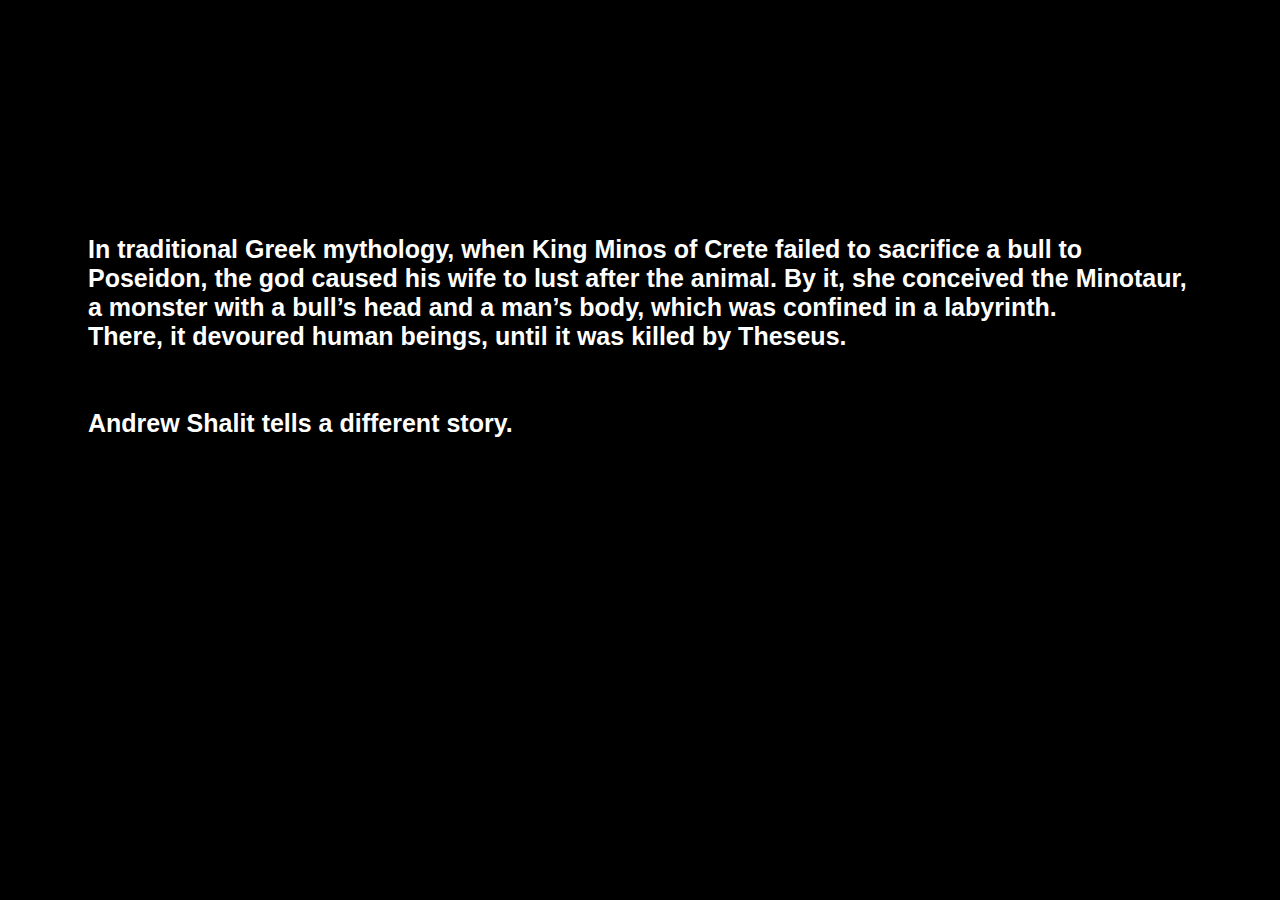
<file: index.html>
<!DOCTYPE html>
<html>
<head>
	<title>The Minotaur</title>
	 <link rel="stylesheet" href="style.css">
	 <meta name="viewport" content="width=device-width, initial-scale=1.0">
</head>
<body>
<div class="text">
	<h1>In traditional Greek mythology, when King Minos of Crete failed to sacrifice a bull to <br>Poseidon, the god caused his wife to lust after the animal. By it, she conceived the Minotaur, <br>a monster with a bull’s head and a man’s body, which was confined in a labyrinth. <br>There, it devoured human beings, until it was killed by Theseus.
	<br>
	<br>
	<br>
	Andrew Shalit tells a different story.</h1>
</div>
<a href="entries/entry1/index.html">
	<div class="link">
		<h2> Enter the labrynth</h2>
	</div>
</a>
 <center>
</body>
</html>
</file>
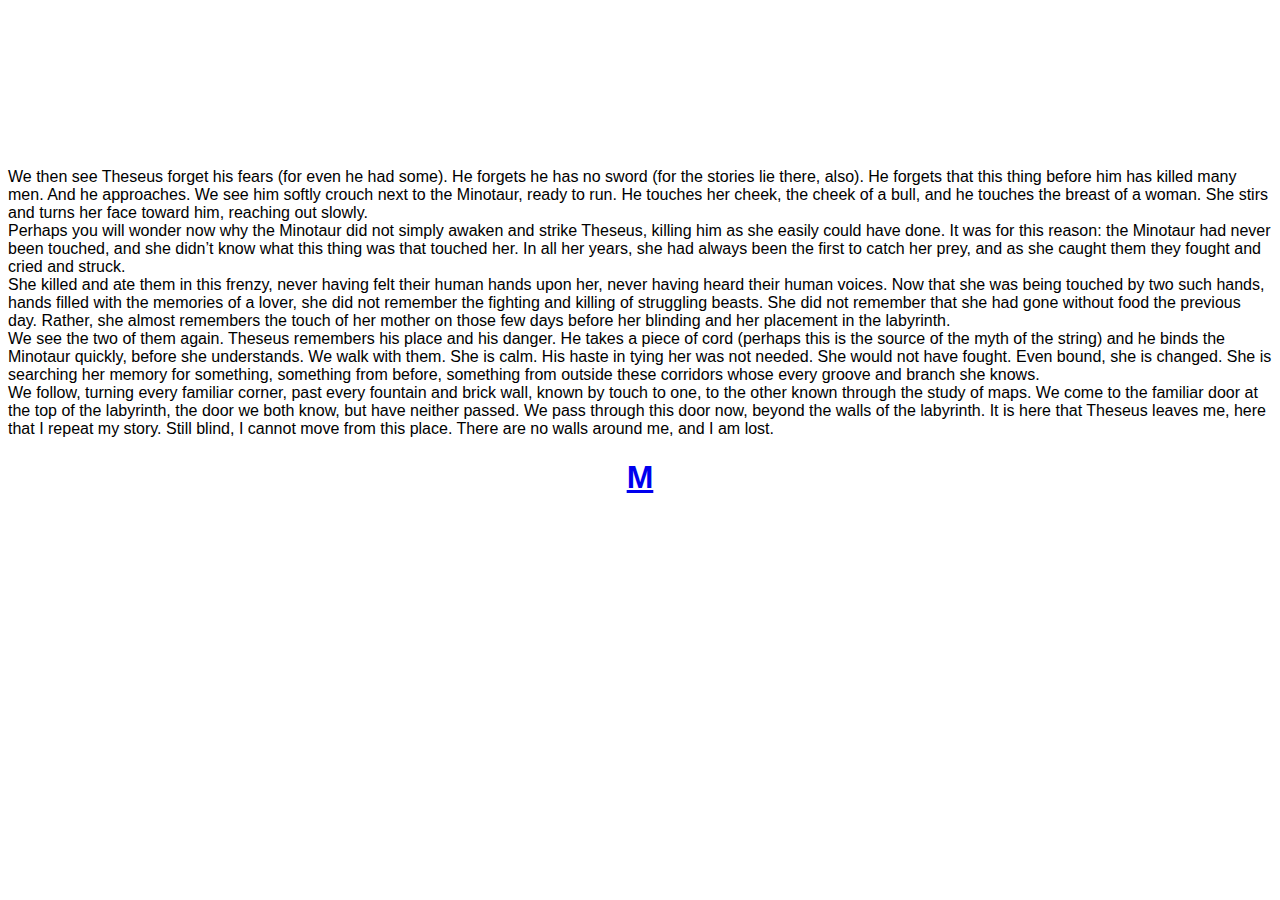
<file: entries/entry 5/index.html>
<!DOCTYPE html>
<html>
<head>
<title>The Minotaur</title>
</head>
<body style="font-family: 'Helvetica', sans-serif;">
<br>
<br>
<br>
<br>
<br>
<br>
<br>
<br>
<div>
	<p>
We then see Theseus forget his fears (for even he had some). He forgets he has no sword (for the stories lie there, also). He forgets that this thing before him has killed many men. And he approaches. We see him softly crouch next to the Minotaur, ready to run. He touches her cheek, the cheek of a bull, and he touches the breast of a woman. She stirs and turns her face toward him, reaching out slowly.

<br>
Perhaps you will wonder now why the Minotaur did not simply awaken and strike Theseus, killing him as she easily could have done. It was for this reason: the Minotaur had never been touched, and she didn’t know what this thing was that touched her. In all her years, she had always been the first to catch her prey, and as she caught them they fought and cried and struck. 

<br>
She killed and ate them in this frenzy, never having felt their human hands upon her, never having heard their human voices. Now that she was being touched by two such hands, hands filled with the memories of a lover, she did not remember the fighting and killing of struggling beasts. She did not remember that she had gone without food the previous day. Rather, she almost remembers the touch of her mother on those few days before her blinding and her placement in the labyrinth.
<br>
We see the two of them again. Theseus remembers his place and his danger. He takes a piece of cord (perhaps this is the source of the myth of the string) and he binds the Minotaur quickly, before she understands. We walk with them. She is calm. His haste in tying her was not needed. She would not have fought. Even bound, she is changed. She is searching her memory for something, something from before, something from outside these corridors whose every groove and branch she knows. 
<br>
We follow, turning every familiar corner, past every fountain and brick wall, known by touch to one, to the other known through the study of maps. We come to the familiar door at the top of the labyrinth, the door we both know, but have neither passed.
We pass through this door now, beyond the walls of the labyrinth. It is here that Theseus leaves me, here that I repeat my story. Still blind, I cannot move from this place. There are no walls around me, and I am lost.
</p>
</div>
 <center>
<a href="../../index.html">
<div>
	<h1><strong style="font-weight: bold;">M</strong></h1>
</div>
</a>
 <center>
 </body>
</html>
</file>
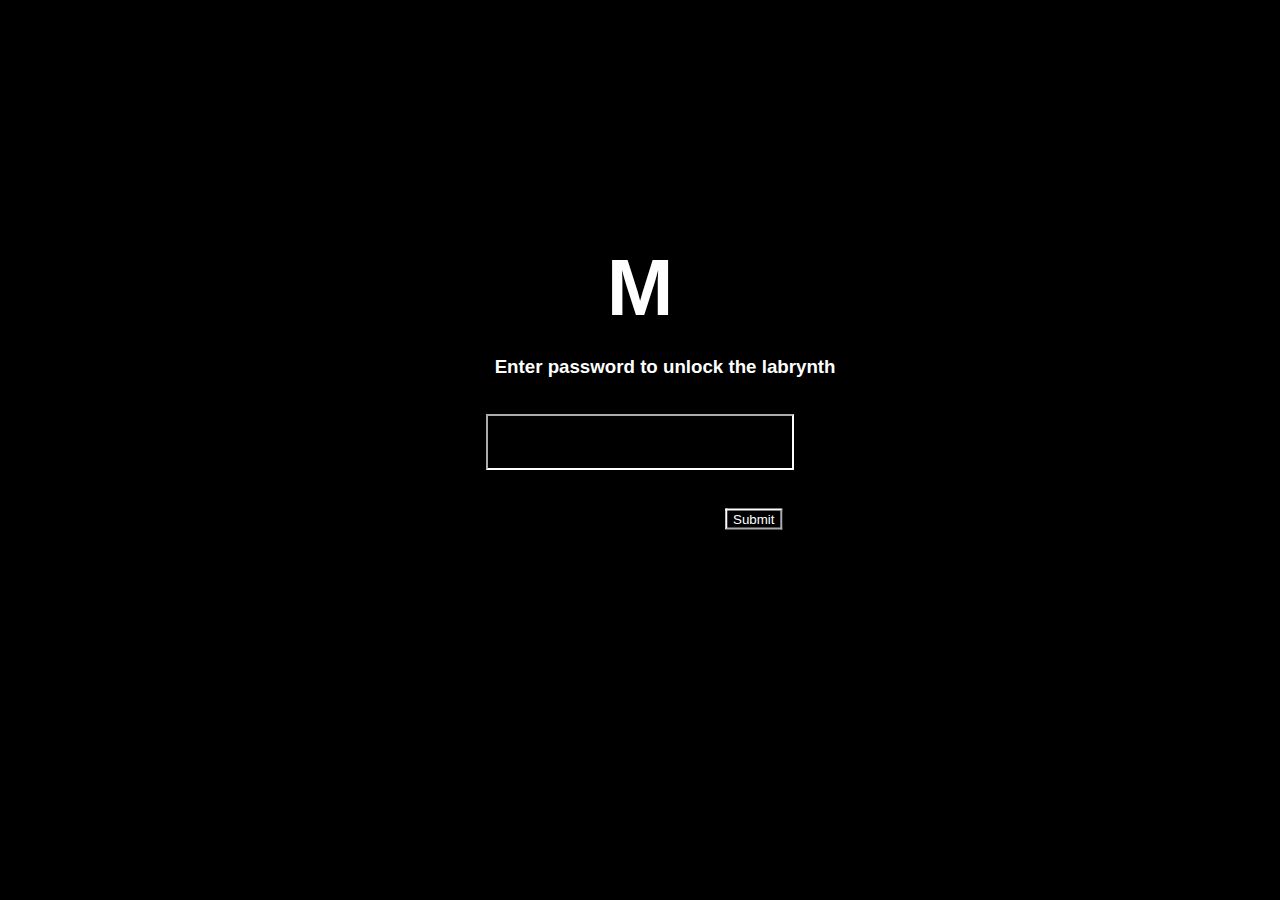
<file: entries/entry1/index.html>
<!DOCTYPE html>
<html>
<head>
<title>The Minotaur</title>
<link rel="stylesheet" href="style.css">
<script src="script.js"></script>
</head>
<body>
<div class="content">
<span class="M">
	<h1>M</h1>
</span>
<!-- The code to the labrynth is "theminotaur"-->
<div id="passwordForm">
  <h3>Enter password to unlock the labrynth</h3>
  <input type="password" id="passwordInput">
  <button onclick="checkPassword()">Submit</button>
</div>
</div>
 </body>
</html>
</file>
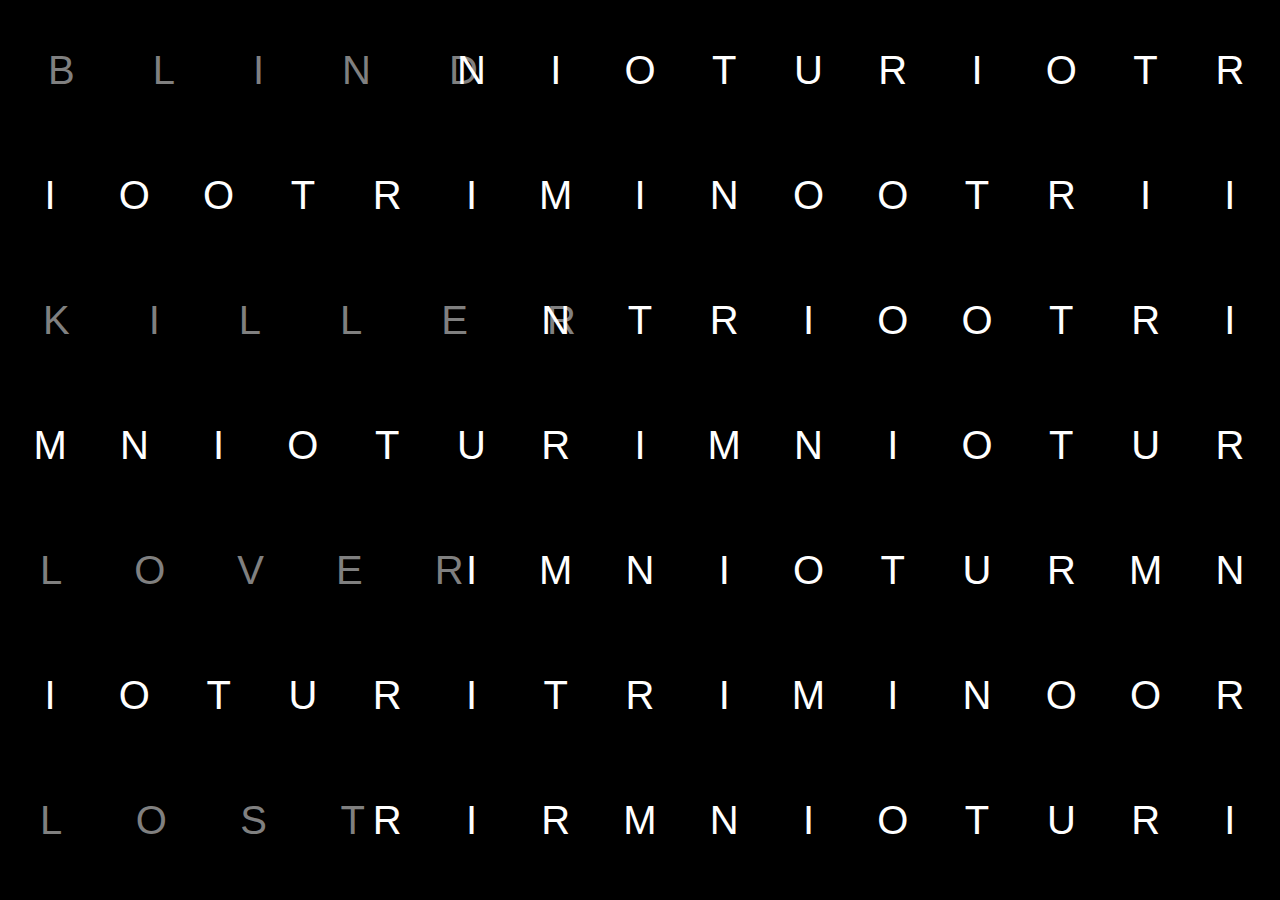
<file: entries/entry2/index.html>
<!DOCTYPE html>
<html>
<head>
<title>The Monster</title>
<link rel="stylesheet" type="text/css" href="style.css">
</head>
<body>

<div class="grid">

<div class="first">
	<a href="../entry3/index.html">

<p> 
	BLIND
</p>
</a>
</div>

<div class="l">
<p> 
	N
</p>
</div>

<div class="l">
<p> 
	I
</p>
</div>

<div class="l">
<p> 
	O
</p>	
</div>

<div class="l">
<p> 
	T
</p>	
</div>

<div class="l">
<p> 
	U
</p>
</div>

<div class="l">
<p> 
	R
</p>
</div>

<div class="l">
<p> 
	I
</p>
</div>

<div class="l">
<p> 
	O
</p>
</div>

<div class="l">
<p> 
	T
</p>
</div>

<div class="l">
<p> 
	R
</p>
</div>

<div class="l">
<p> 
	I
</p>
</div>

<div class="l">
<p> 
	O
</p>
</div>

<div class="l">
<p> 
	O
</p>
</div>

<div class="l">
<p> 
	T
</p>
</div>

<div class="l">
<p> 
	R
</p>
</div>

<div class="l">
<p> 
	I
</p>
</div>
<div class="l">
<p> 
	M
</p>
</div>

<div class="l">
<p> 
	I
</p>
</div>
<div class="l">
<p> 
	N
</p>
</div>

<div class="l">
<p> 
	O
</p>
</div>

<div class="l">
<p> 
	O
</p>
</div>
<div class="l">
<p> 
	T
</p>
</div>

<div class="l">
<p> 
	R
</p>
</div>
<div class="second">
	<a href="../entry4/index.html">

	<p>
		KILLER
	</p>
</a>
</div>
<div class="l">
<p> 
	I
</p>
</div>
<div class="l">
<p> 
	I
</p>
</div>
<div class="l">
<p> 
	N
</p>
</div>
<div class="l">
<p> 
	T
</p>
</div>

<div class="l">
<p> 
	R
</p>
</div>

<div class="l">
<p> 
	I
</p>
</div>

<div class="l">
<p> 
	O
</p>
</div>

<div class="l">
<p> 
	O
</p>
</div>
<div class="l">
<p> 
	T
</p>
</div>

<div class="l">
<p> 
	R
</p>
</div>

<div class="l">
<p> 
	I
</p>
</div>
<div class="l">
<p> 
	M
</p>
</div>
<div class="third">
	<a href="../entry5/index.html">
	<p>
		LOVER
	</p>
</a>
</div>

<div class="l">
<p> 
	N
</p>
</div>

<div class="l">
<p> 
	I
</p>
</div>

<div class="l">
<p> 
	O
</p>	
</div>

<div class="l">
<p> 
	T
</p>	
</div>

<div class="l">
<p> 
	U
</p>
</div>

<div class="l">
<p> 
	R
</p>
</div>

<div class="l">
<p> 
	I
</p>
</div>
<div class="l">
<p> 
	M
</p>
</div>

<div class="l">
<p> 
	N
</p>
</div>

<div class="l">
<p> 
	I
</p>
</div>

<div class="l">
<p> 
	O
</p>	
</div>

<div class="l">
<p> 
	T
</p>	
</div>

<div class="l">
<p> 
	U
</p>
</div>

<div class="l">
<p> 
	R
</p>
</div>

<div class="l">
<p> 
	I
</p>
</div>
<div class="l">
<p> 
	M
</p>
</div>

<div class="l">
<p> 
	N
</p>
</div>

<div class="l">
<p> 
	I
</p>
</div>

<div class="l">
<p> 
	O
</p>	
</div>

<div class="l">
<p> 
	T
</p>	
</div>

<div class="l">
<p> 
	U
</p>
</div>

<div class="l">
<p> 
	R
</p>
</div>
<div class="l">
<p> 
	M
</p>
</div>

<div class="l">
<p> 
	N
</p>
</div>

<div class="l">
<p> 
	I
</p>
</div>

<div class="l">
<p> 
	O
</p>	
</div>

<div class="l">
<p> 
	T
</p>	
</div>

<div class="l">
<p> 
	U
</p>
</div>

<div class="l">
<p> 
	R
</p>
</div>

<div class="l">
<p> 
	I
</p>
</div>
<div class="l">
<p> 
	T
</p>
</div>

<div class="l">
<p> 
	R
</p>
</div>

<div class="l">
<p> 
	I
</p>
</div>
<div class="l">
<p> 
	M
</p>
</div>
<div class="l">
<p> 
	I
</p>
</div>

<div class="l">
<p> 
	N
</p>
</div>
<div class="l">
<p> 
	O
</p>
</div>
<div class="last">
	<a href="../entry6/index.html">
	<p>
		LOST
	</p>
</a>
</div>
<div class="l">
<p> 
	O
</p>
</div>
<div class="l">
<p> 
	R
</p>
</div>
<div class="l">
<p> 
	R
</p>
</div>

<div class="l">
<p> 
	I
</p>
</div>
<div class="l">
<p> 
	R
</p>
</div>
<div class="l">
<p> 
	M
</p>
</div>

<div class="l">
<p> 
	N
</p>
</div>

<div class="l">
<p> 
	I
</p>
</div>

<div class="l">
<p> 
	O
</p>	
</div>

<div class="l">
<p> 
	T
</p>	
</div>

<div class="l">
<p> 
	U
</p>
</div>

<div class="l">
<p> 
	R
</p>
</div>

<div class="l">
<p> 
	I
</p>
</div>

</div>

 

 </body>
</html>
</file>
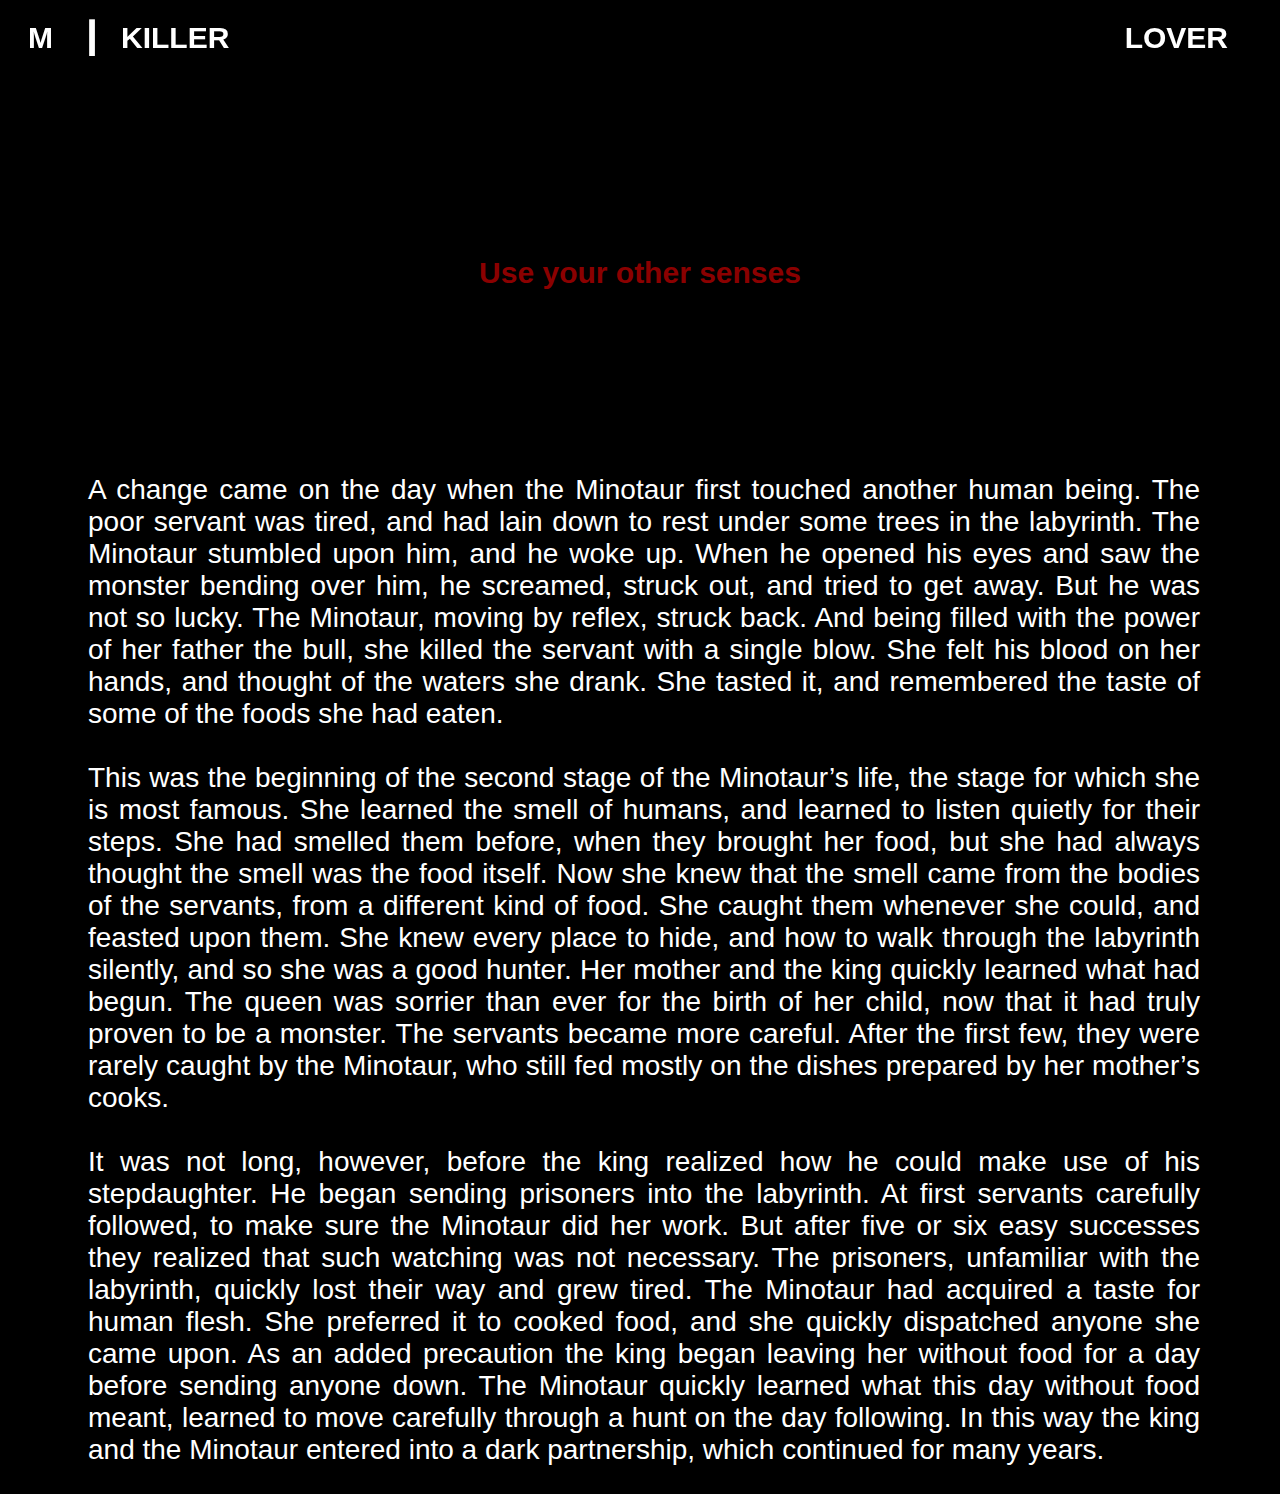
<file: entries/entry4/index.html>
<!DOCTYPE html>
<html>
<head>
<title>The Minotaur</title>
<link rel="stylesheet" type="text/css" href="styles.css">
<script src="script.js"></script>
</head>
<body>
<header class="head">
<a href="../entry2/index.html">
<h1 class="m">M</h1>
</a>
<br>
<br>
<h1>┃</h1>
<br>
<br>
<h1>KILLER</h1>
<br>
<br>
<a href="../entry5/index.html" class="lover">
<h1>LOVER</h1>
</a>
</header>
<br>
<div class="audio">
  <h2 id="textToClick">Use your other senses</h2>
    <audio id="audio" src="footsteps.mp3" loop></audio>
    </div>
    <br>
    <br>
    <br>
    <br>
    <br>
    <br>
    <br>
<div class="text">
	<p>
A change came on the day when the Minotaur first touched another human being. The poor servant was tired, and had lain down to rest under some trees in the labyrinth. The Minotaur stumbled upon him, and he woke up. When he opened his eyes and saw the monster bending over him, he screamed, struck out, and tried to get away. But he was not so lucky. The Minotaur, moving by reflex, struck back. And being filled with the power of her father the bull, she killed the servant with a single blow. She felt his blood on her hands, and thought of the waters she drank. She tasted it, and remembered the taste of some of the foods she had eaten.
<br>
<br>
This was the beginning of the second stage of the Minotaur’s life, the stage for which she is most famous. She learned the smell of humans, and learned to listen quietly for their steps. She had smelled them before, when they brought her food, but she had always thought the smell was the food itself. Now she knew that the smell came from the bodies of the servants, from a different kind of food. She caught them whenever she could, and feasted upon them. She knew every place to hide, and how to walk through the labyrinth silently, and so she was a good hunter.
Her mother and the king quickly learned what had begun. The queen was sorrier than ever for the birth of her child, now that it had truly proven to be a monster. The servants became more careful. After the first few, they were rarely caught by the Minotaur, who still fed mostly on the dishes prepared by her mother’s cooks.
<br>
<br>
It was not long, however, before the king realized how he could make use of his stepdaughter. He began sending prisoners into the labyrinth. At first servants carefully followed, to make sure the Minotaur did her work. But after five or six easy successes they realized that such watching was not necessary. The prisoners, unfamiliar with the labyrinth, quickly lost their way and grew tired. The Minotaur had acquired a taste for human flesh. She preferred it to cooked food, and she quickly dispatched anyone she came upon. As an added precaution the king began leaving her without food for a day before sending anyone down. The Minotaur quickly learned what this day without food meant, learned to move carefully through a hunt on the day following. In this way the king and the Minotaur entered into a dark partnership, which continued for many years.

</p>


 </body>
</html>
</file>
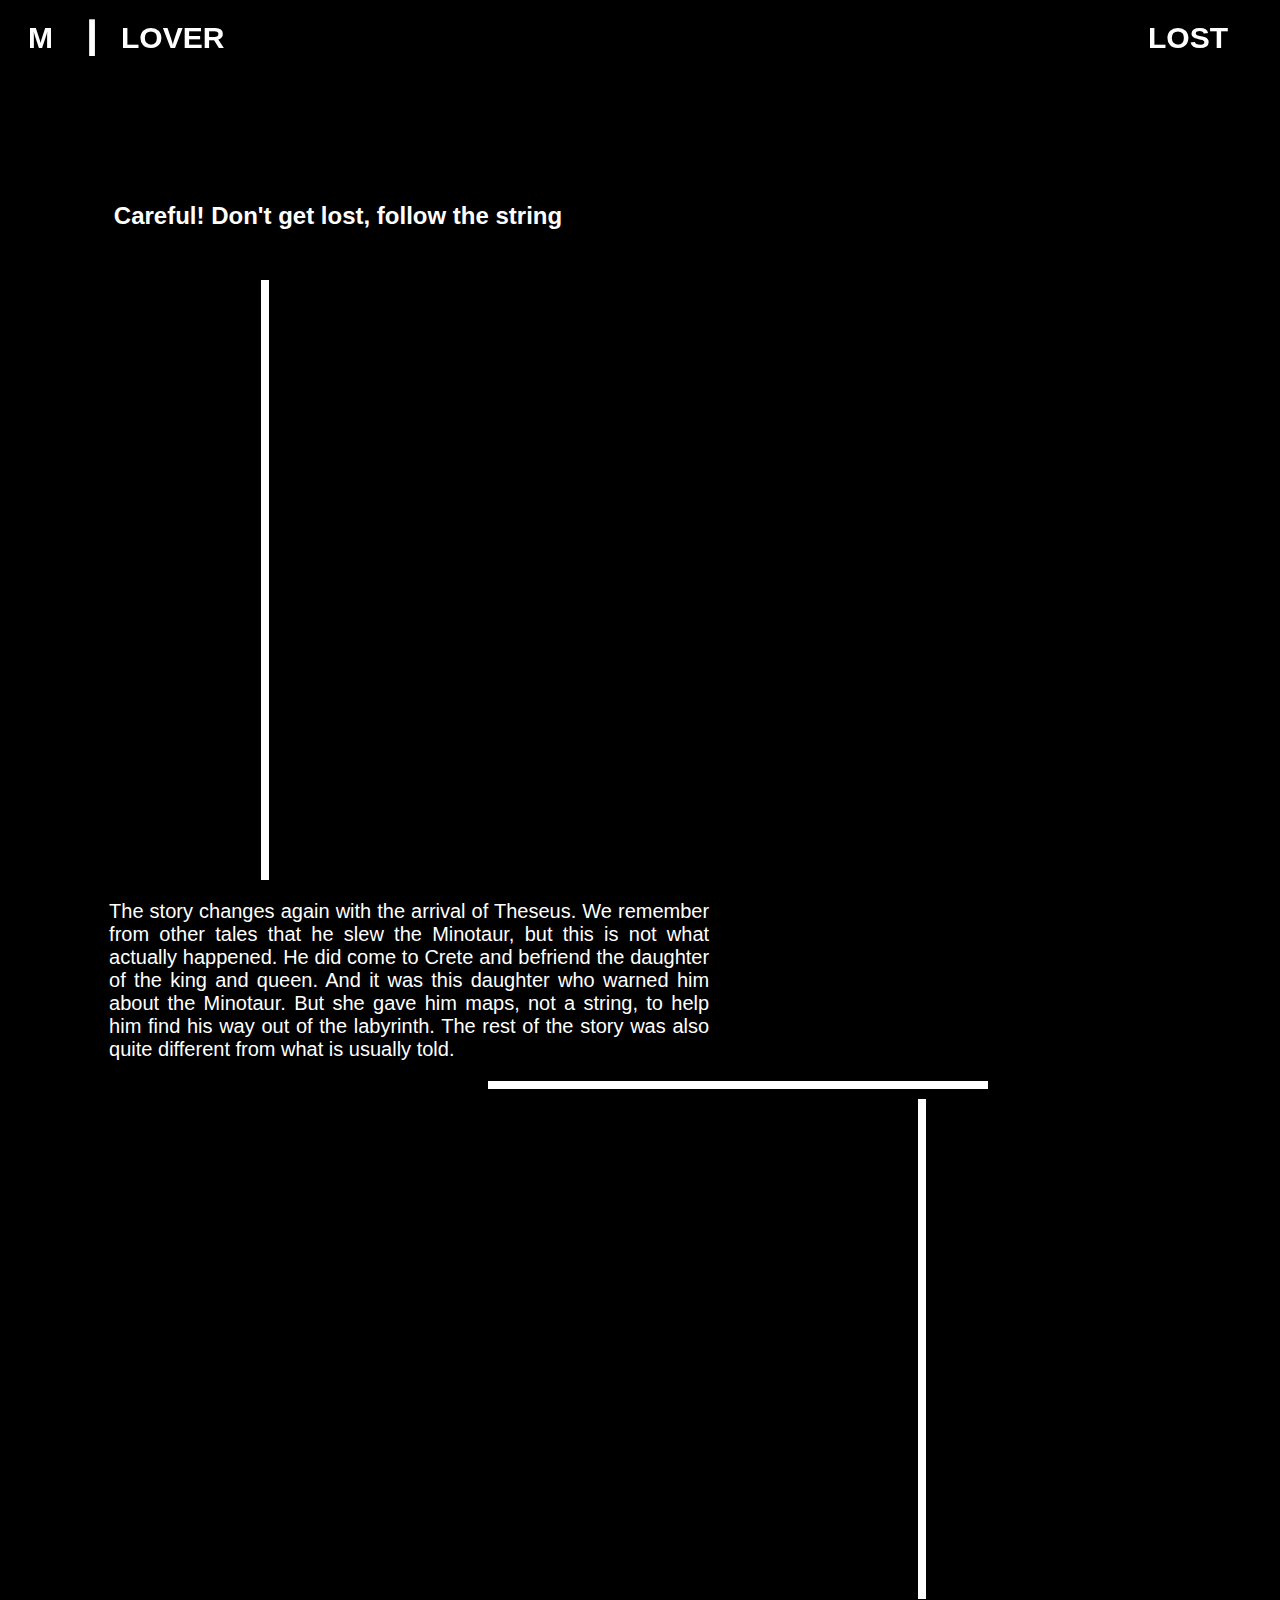
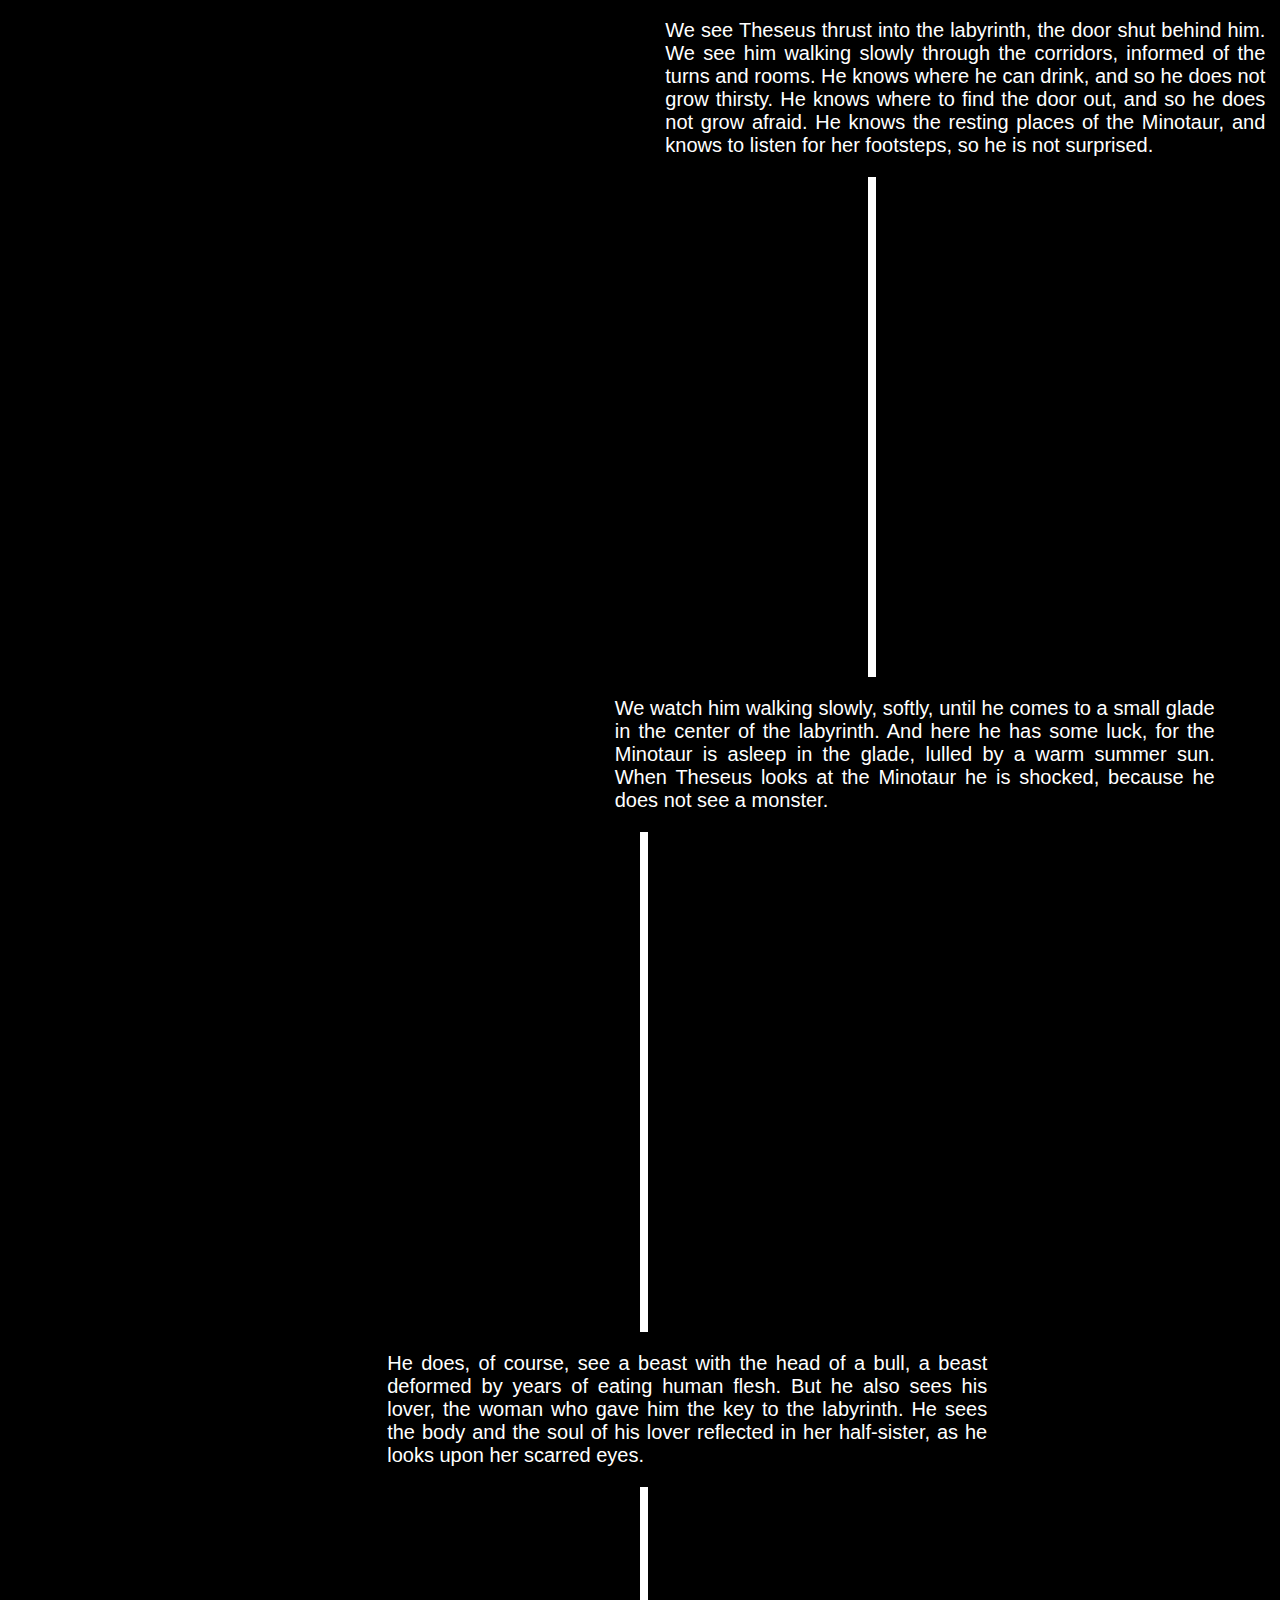
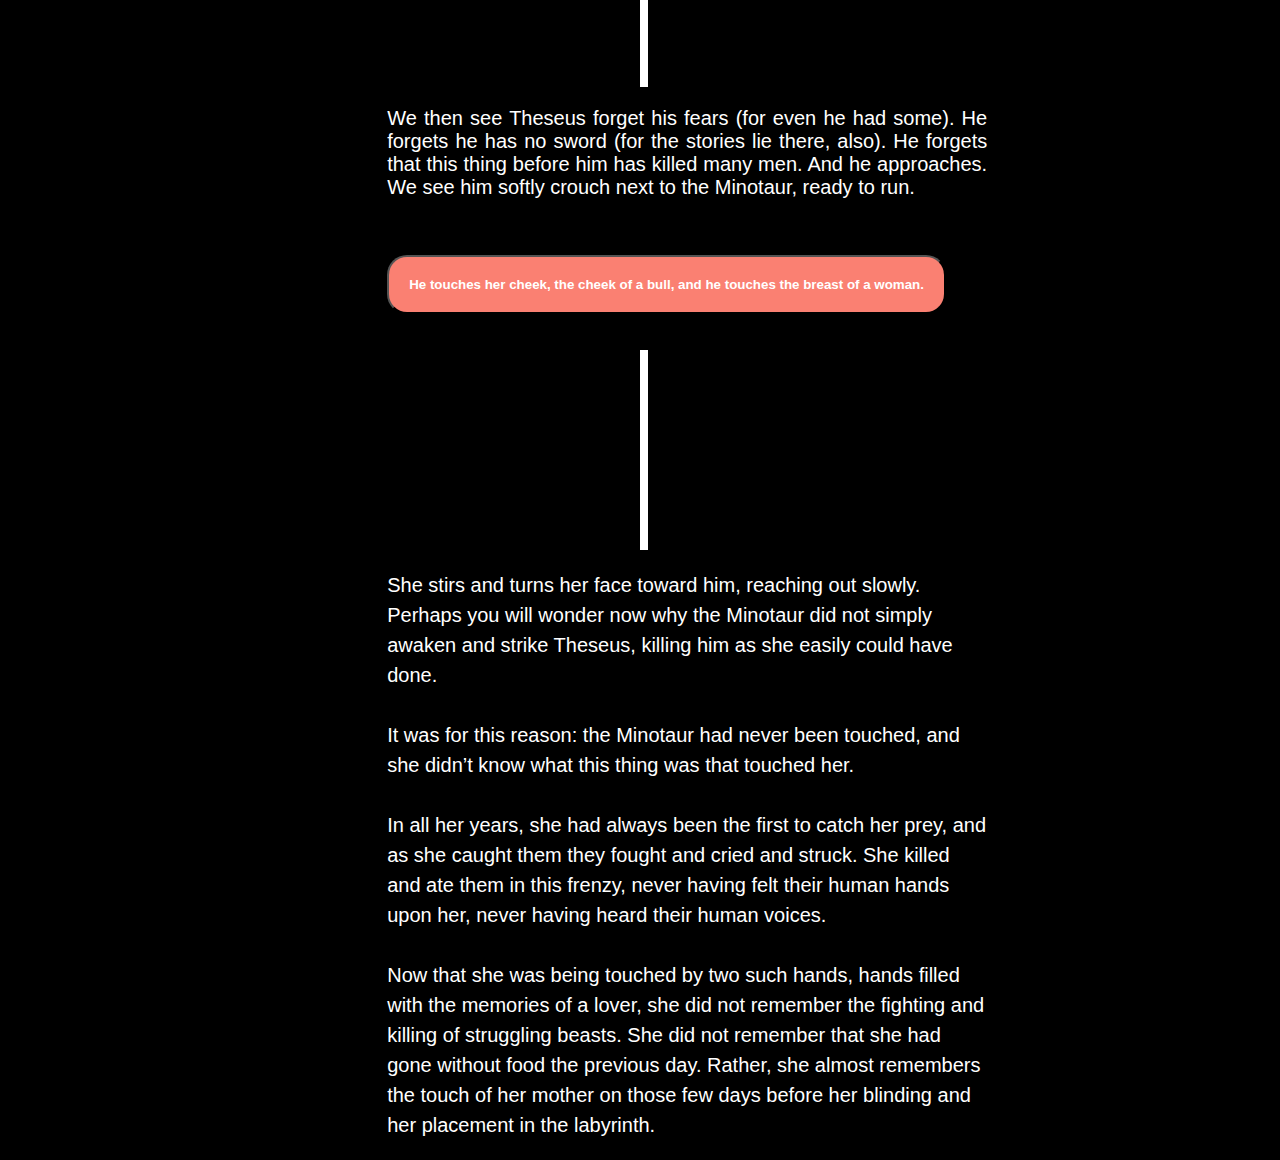
<file: entries/entry5/index.html>
<!DOCTYPE html>
<html>
<head>
<title>The Minotaur</title>
<link rel="stylesheet" type="text/css" href="styles.css">
</head>
<body>
<header class="head">
<a href="../entry2/index.html">
<h1 class="m">M</h1>
</a>
<br>
<br>
<h1>┃</h1>
<br>
<br>
<h1>LOVER</h1>
<br>
<br>
<a href="../entry6/index.html" class="lost">
<h1>LOST</h1>
</a>
</header>
<br>
<br>
<br>
<br>
<br>
<br>
<br>
<br>
<div>
	<h2>Careful! Don't get lost, follow the string</h2>
<div class="vertical-line"></div>

	<p class="t1">
The story changes again with the arrival of Theseus. We remember from other tales that he slew the Minotaur, but this is not what actually happened. He did come to Crete and befriend the daughter of the king and queen. And it was this daughter who warned him about the Minotaur. But she gave him maps, not a string, to help him find his way out of the labyrinth. The rest of the story was also quite different from what is usually told. 
</p>

 <div class="line"></div>
 <div class="l3"></div>
<p class="t2">
We see Theseus thrust into the labyrinth, the door shut behind him. We see him walking slowly through the corridors, informed of the turns and rooms. He knows where he can drink, and so he does not grow thirsty. He knows where to find the door out, and so he does not grow afraid. He knows the resting places of the Minotaur, and knows to listen for her footsteps, so he is not surprised.
</p> 
 <div class="l4"></div>
<p class="t3">
We watch him walking slowly, softly, until he comes to a small glade in the center of the labyrinth. And here he has some luck, for the Minotaur is asleep in the glade, lulled by a warm summer sun. When Theseus looks at the Minotaur he is shocked, because he does not see a monster.
</p> 

<div class="l5"></div>
<p class="t4">
He does, of course, see a beast with the head of a bull, a beast deformed by years of eating human flesh. But he also sees his lover, the woman who gave him the key to the labyrinth. He sees the body and the soul of his lover reflected in her half-sister, as he looks upon her scarred eyes.
</p> 
<div class="l6"></div>
<p class="t5">
We then see Theseus forget his fears (for even he had some). He forgets he has no sword (for the stories lie there, also). He forgets that this thing before him has killed many men. And he approaches. We see him softly crouch next to the Minotaur, ready to run. 
</p> 
<br>
<br>
<button id="colorButton">He touches her cheek, the cheek of a bull, and he touches the breast of a woman.</button>
<br>
<br>
<br>
<div class="l6"></div>
<p class="t6">
She stirs and turns her face toward him, reaching out slowly.
Perhaps you will wonder now why the Minotaur did not simply awaken and strike Theseus, killing him as she easily could have done. 
<br>
<br>
It was for this reason: the Minotaur had never been touched, and she didn’t know what this thing was that touched her.
<br>
<br>
In all her years, she had always been the first to catch her prey, and as she caught them they fought and cried and struck. She killed and ate them in this frenzy, never having felt their human hands upon her, never having heard their human voices. 
<br>
<br>
Now that she was being touched by two such hands, hands filled with the memories of a lover, she did not remember the fighting and killing of struggling beasts. She did not remember that she had gone without food the previous day. Rather, she almost remembers the touch of her mother on those few days before her blinding and her placement in the labyrinth.

</p> 
</div>
 </body>
 <script type="text/javascript" src="script.js"></script>
</html>
</file>
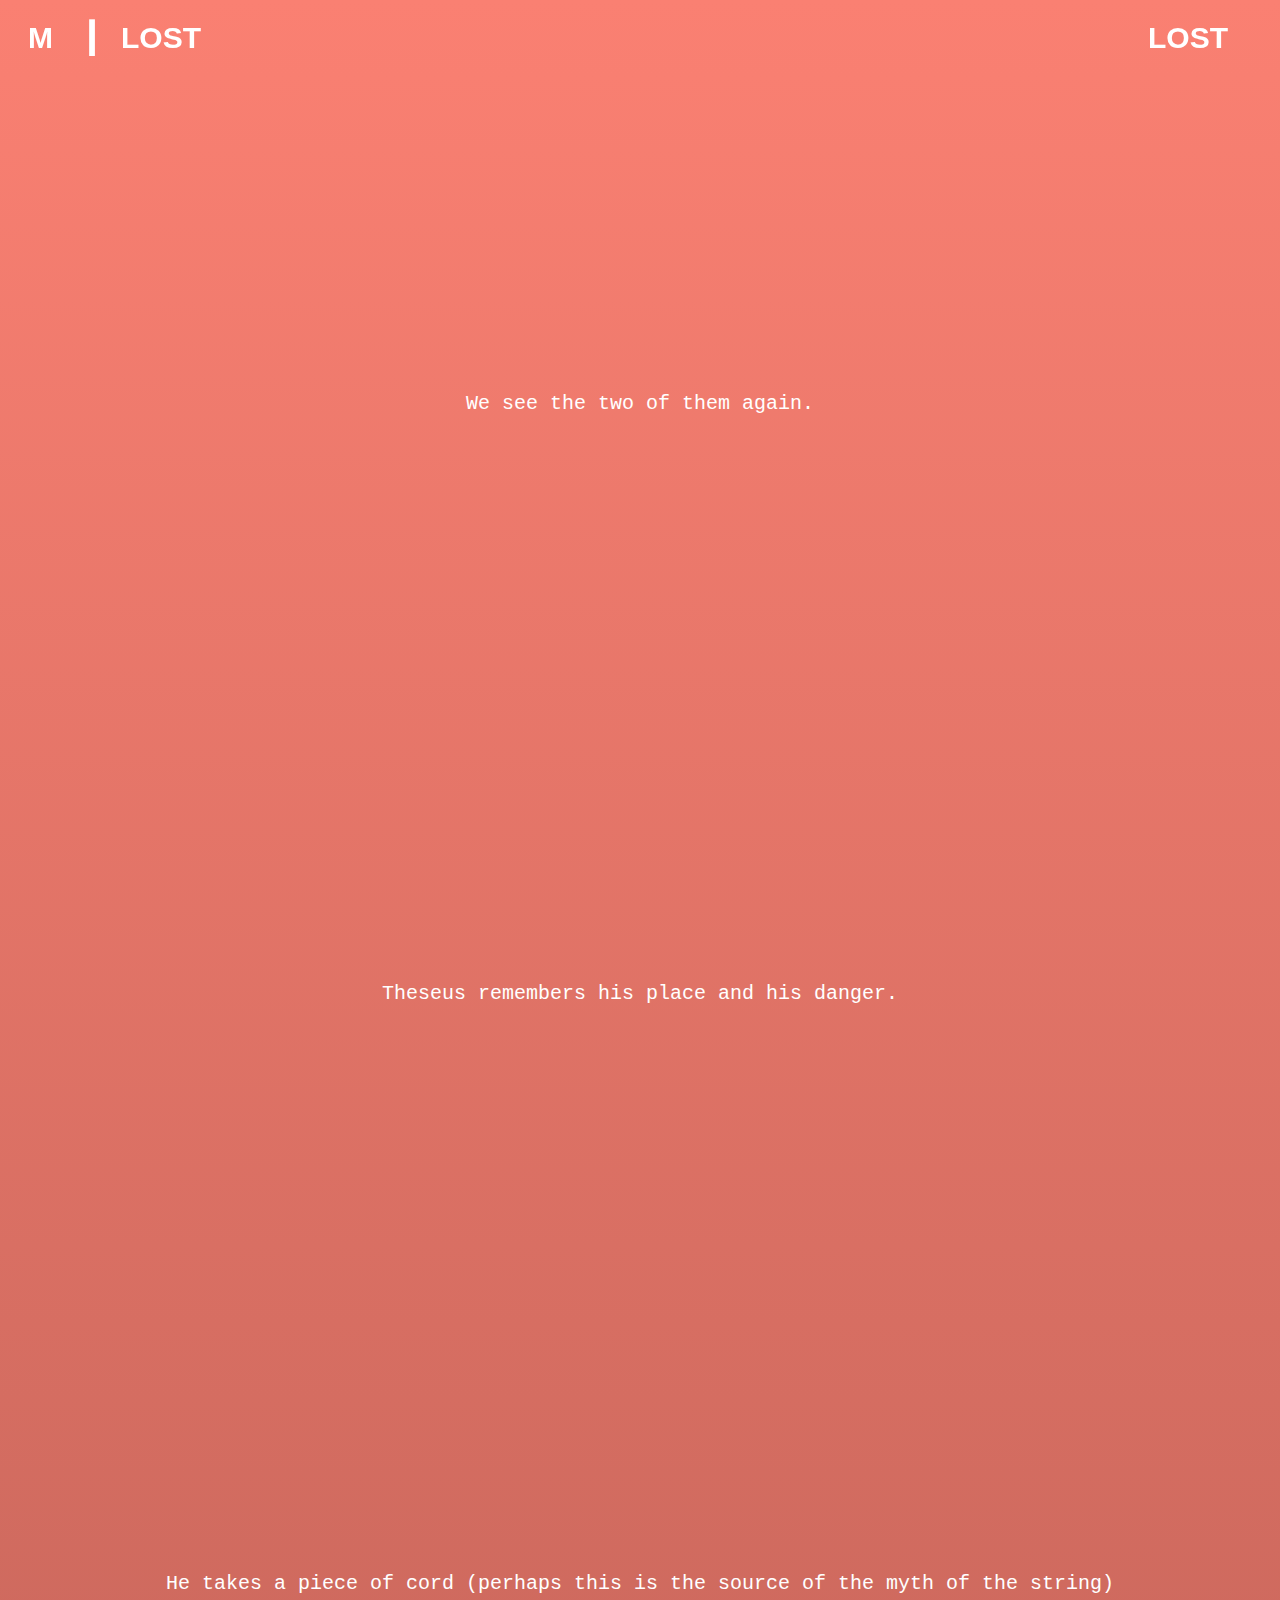
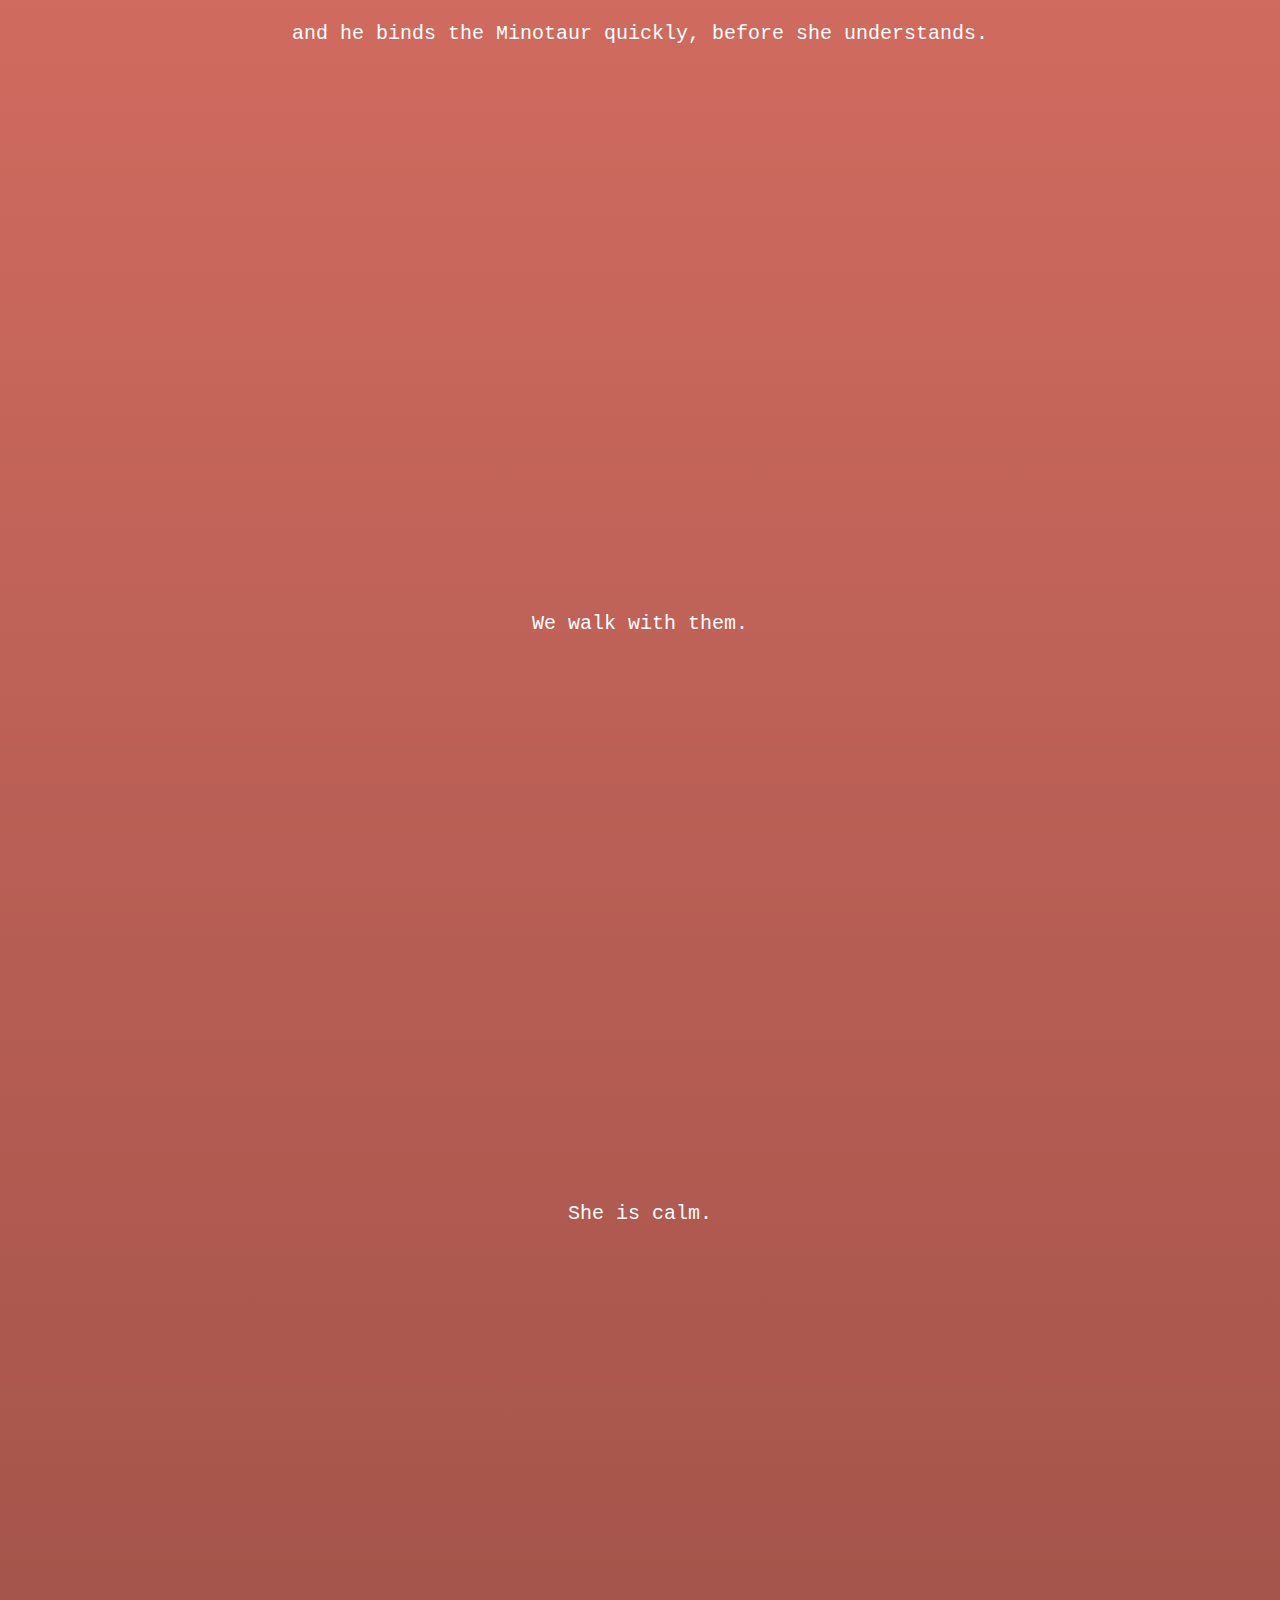
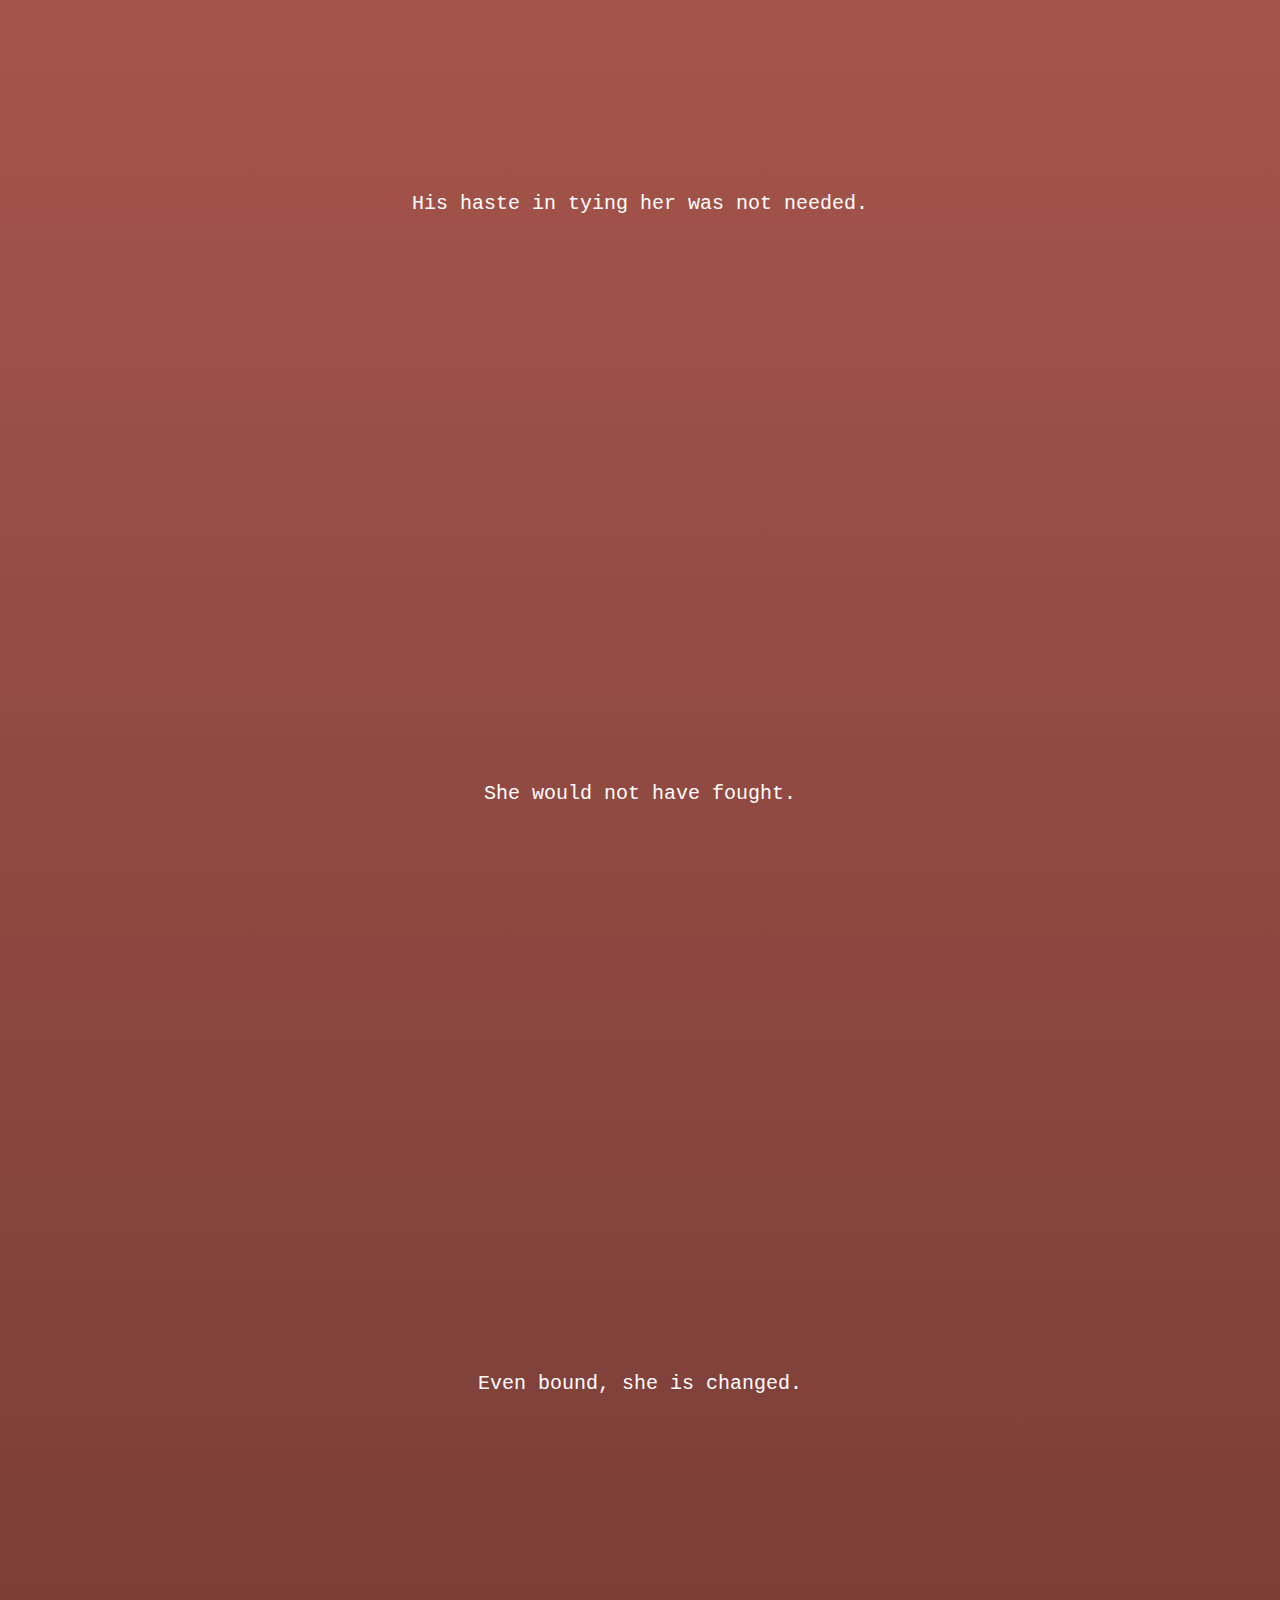
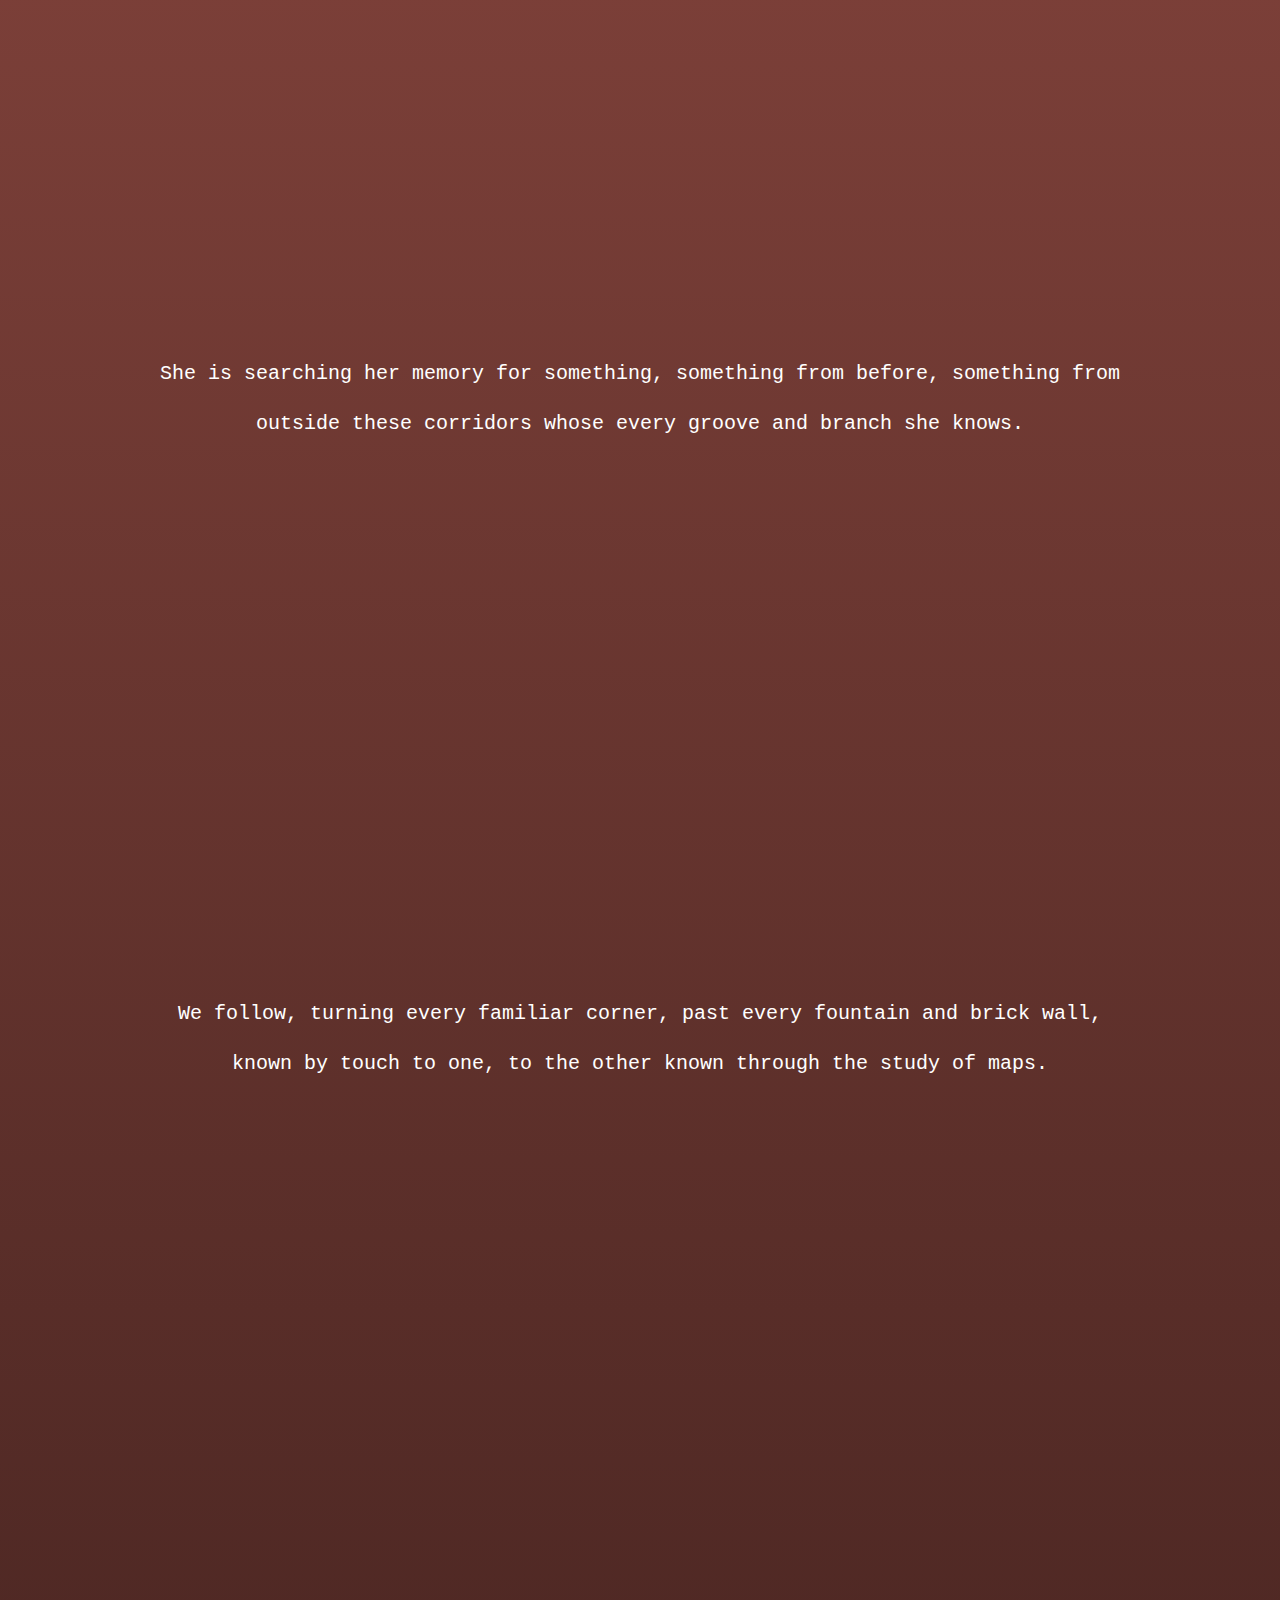
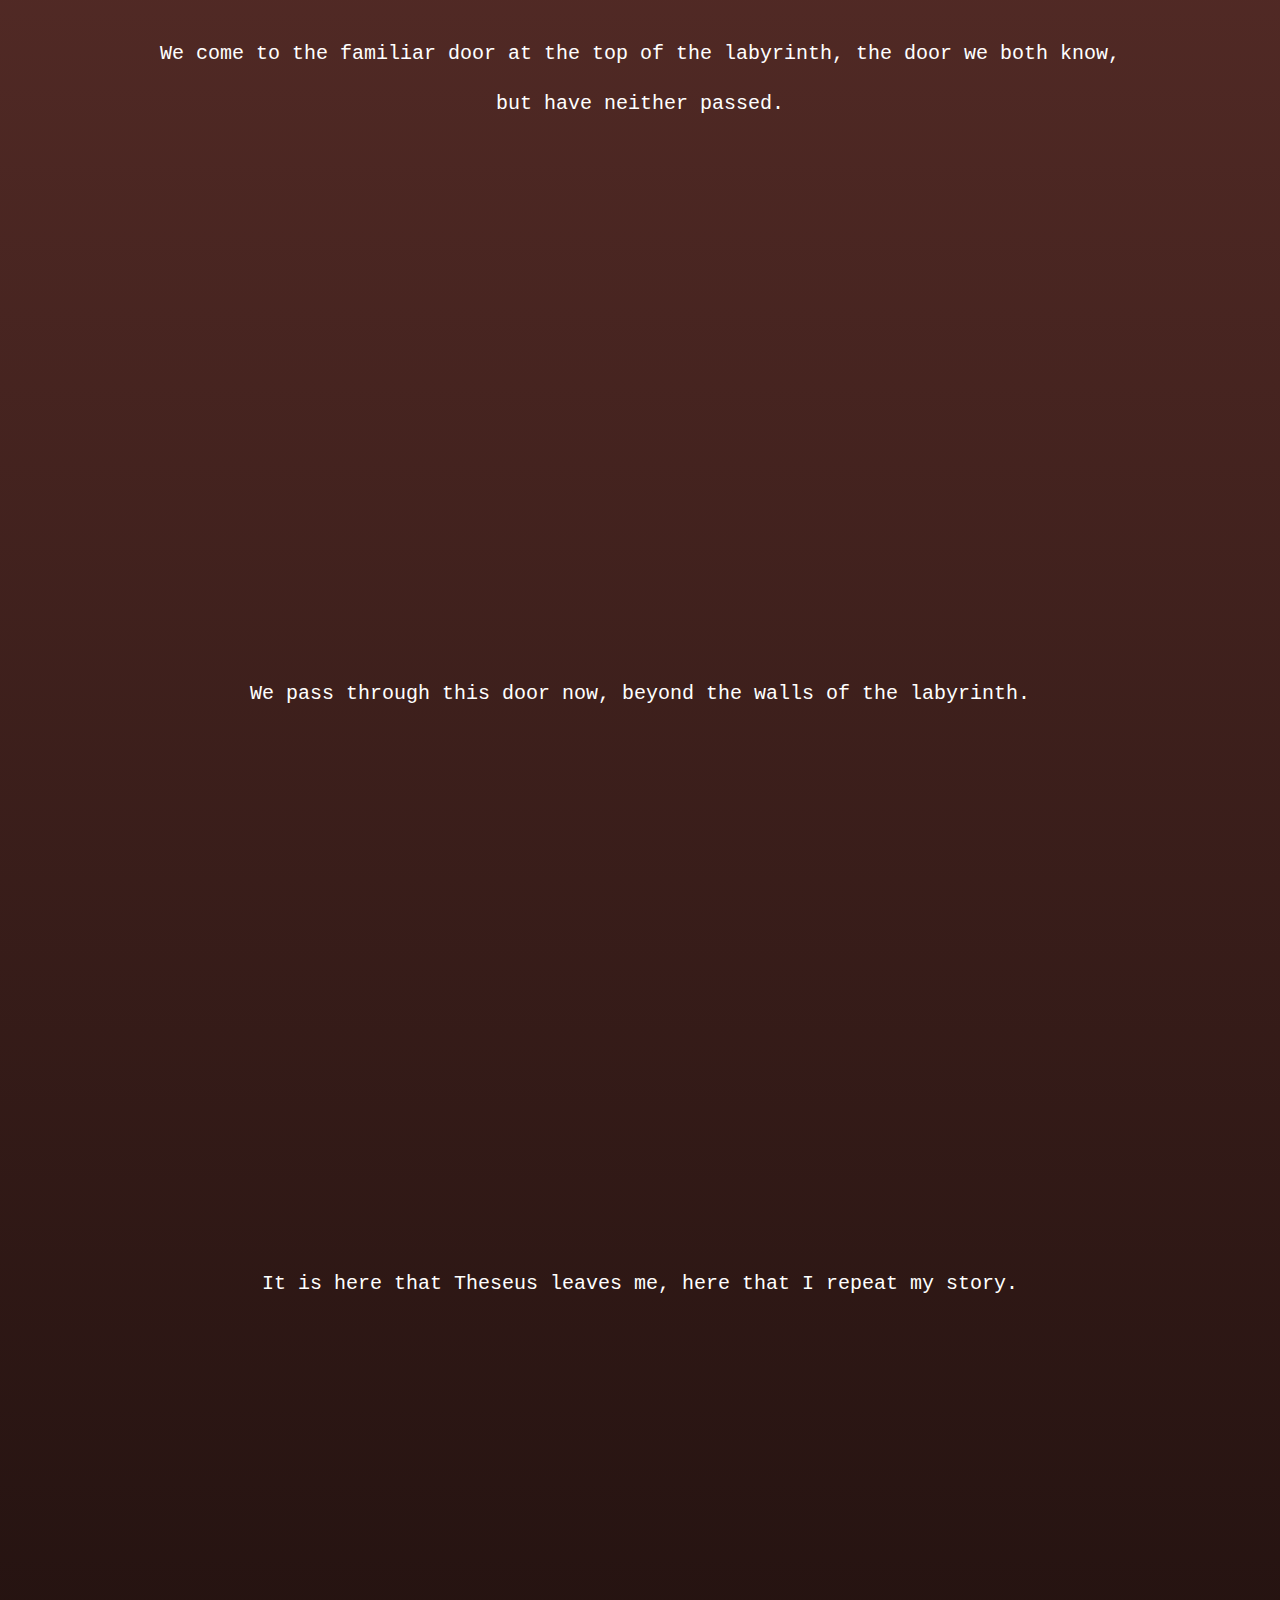
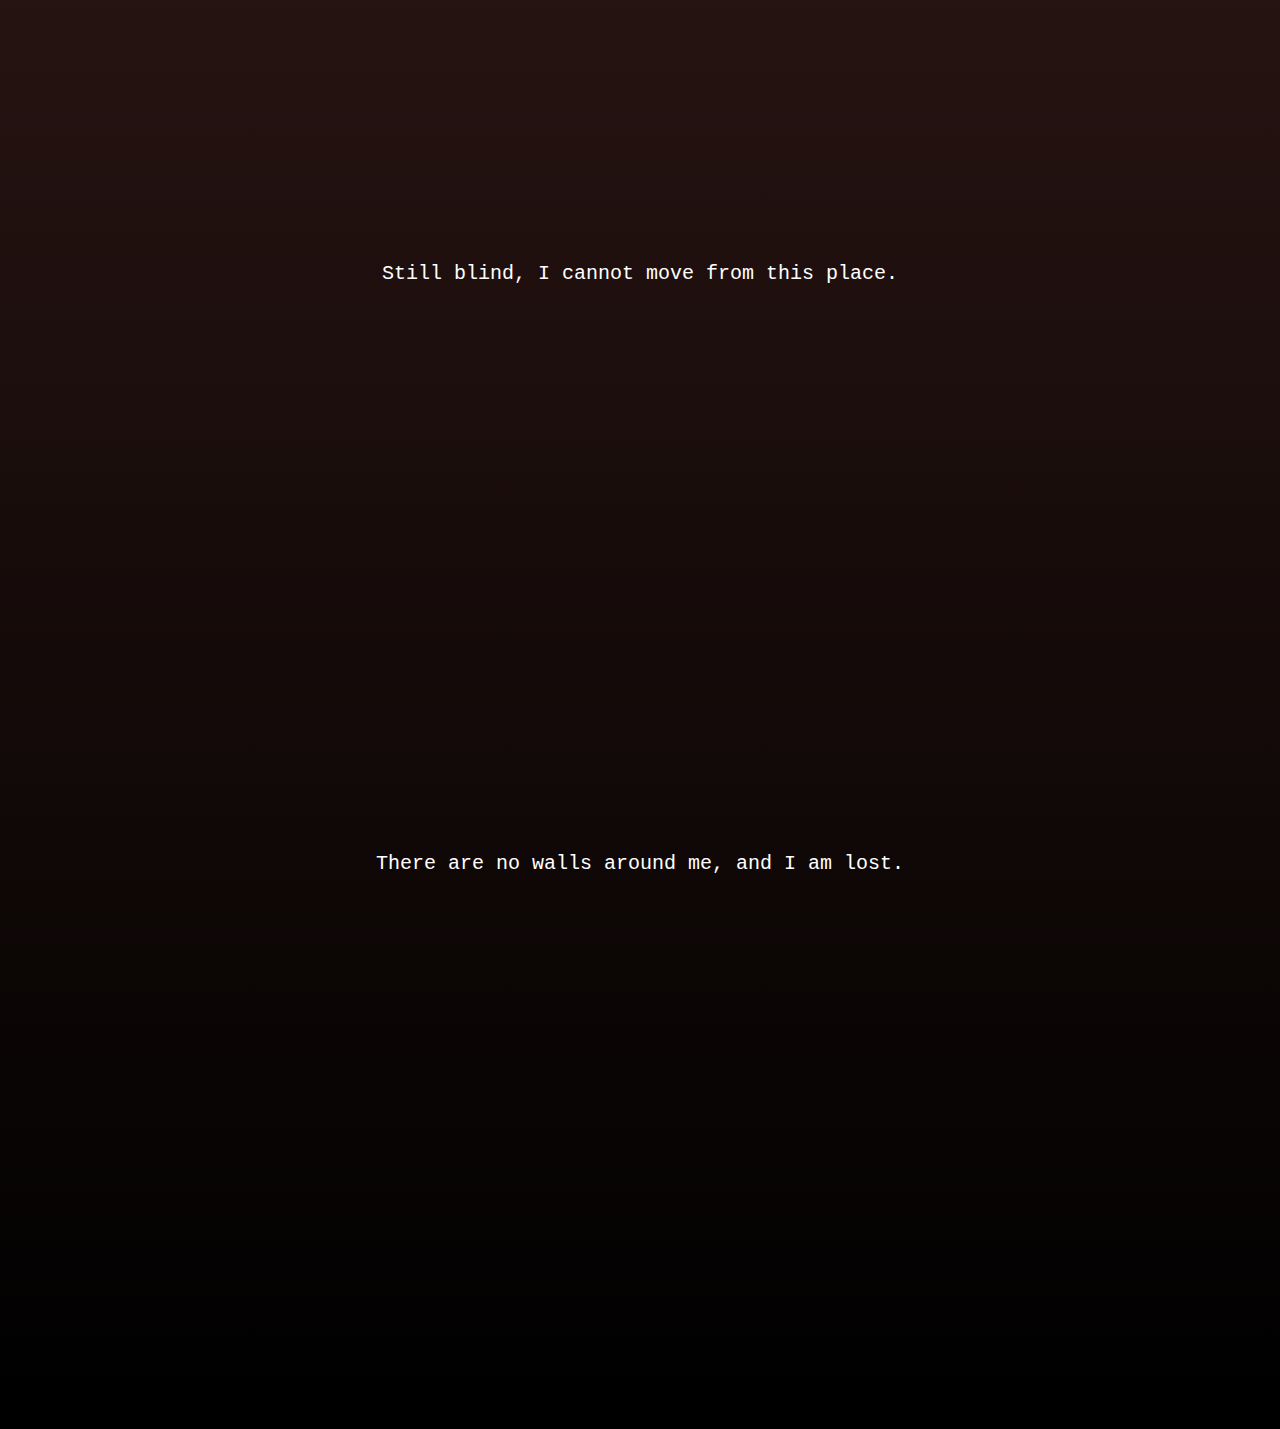
<file: entries/entry6/index.html>
<!DOCTYPE html>
<html lang="en">
<head>
<meta charset="UTF-8">
<meta name="viewport" content="width=device-width, initial-scale=1.0">
<title>The Minotaur</title>
<link rel="stylesheet" href="styles.css">
</head>
<body>
<header class="head">
<a href="../entry9/index.html">
<h1 class="m">M</h1>
</a>
<br>
<br>
<h1>┃</h1>
<br>
<br>
<a href="../entry9/index.html">
<h1>LOST</h1>
</a>
<br>
<br>
<a href="../entry9/index.html" class="lost">
<h1>LOST</h1>
</a>
</header>
<div class="content">
    <p>We see the two of them again.</p>
    <p>Theseus remembers his place and his danger.</p>
    <p>He takes a piece of cord (perhaps this is the source of the myth of the string) and he binds the Minotaur quickly, before she understands.</p>
    <p>We walk with them.</p>
    <p>She is calm.</p>
    <p>His haste in tying her was not needed.</p>
    <p>She would not have fought.</p>
    <p>Even bound, she is changed.</p>
    <p>She is searching her memory for something, something from before, something from outside these corridors whose every groove and branch she knows.</p>
    <p>We follow, turning every familiar corner, past every fountain and brick wall, known by touch to one, to the other known through the study of maps.</p>
    <p>We come to the familiar door at the top of the labyrinth, the door we both know, but have neither passed.</p>
    <p>We pass through this door now, beyond the walls of the labyrinth.</p>
    <p>It is here that Theseus leaves me, here that I repeat my story.</p>
    <p>Still blind, I cannot move from this place.</p>
    <p>There are no walls around me, and I am lost.</p>
</div>
<script src="script.js"></script>
</body>
</html>
</file>
<file: style.css>
Body {
	font-family: helvetica;
	background-color: black;
	position: relative;
}

.text {
	position:absolute;
	justify-content: center;
	overflow: hidden; 
  	white-space: nowrap; 
  	animation: typing 3s steps(30) forwards;
  	top: 200px;
}

@keyframes typing {
  from {
    width: 0;
  }
  to {
    width: 100%;
  }
}


h1{
	font-style: bold;
	font-size: 25px ;
	color: white;
	text-align: left;
	margin-left: 80px
}

a{
	text-decoration: none;

}

.link{
	position:relative;
	top: 60vh;
	margin: auto;
	font-style: bold;
	font-size: 15px ;
	color: white;
	left: 4vw;
	transition: all 0.3s ease;
    color: grey;
    animation: fadeInAnimation 3s ease-in forwards;
    opacity: 0;
    animation-delay: 2s;
}

@keyframes fadeInAnimation {
        from {
            opacity: 0; 
        }
        to {
            opacity: 1; 
        }
}

.link:hover{
	color: #fff;
    text-shadow: 0 0 10px #fff, 0 0 20px #fff, 0 0 30px #fff;
}


@media screen and (max-width: 768px){

.text {
	position:absolute;
	justify-content: center;
	overflow: hidden; 
  	white-space: nowrap; 
  	animation: typing 3s steps(30) forwards;
  	top: 800px;
}

h1{
	font-style: bold;
	font-size: 18px ;
	color: white;
	text-align: left;
	margin-left: 80px
	
}
.link{
	position:absolute;
	top: 1200px;
	margin: auto;
	font-style: bold;
	font-size: 15px ;
	color: white;
	left: 40vw;

}

}
</file>
<file: entries/entry1/style.css>
body{
font-family: 'Helvetica', sans-serif;
font-style: bold;
background-color: black;
color: white;
position: relative;
}

.content{
	position: relative;
	top: 50%;
	height: 700px;
}

#passwordInput{
position: absolute;
width: 300px;
height:50px;
top: 62%;
left: 50%;
background-color:black;
border-color: white;
color: white;
transform: translate(-50%,-50%);
}


 button{
font-family: 'Helvetica', sans-serif;
background-color: black;
color: white;
position: absolute;
border-color: white;
position: absolute;
top: 73%;
left: 59%;
transform: translate(-50%,-50%);
cursor: pointer;
}

h3{
position: absolute;
top:47%;
left:38.5%;
color: white;
font-size: 20px
transform: translate(-50%,-50%);
text-align: left;
}

.M{
position: absolute;
top: 40%;
left: 50%;
font-size: 40px;
color: white;
 animation: glow 2s infinite alternate;
 transform: translate(-50%,-50%);

}

 @keyframes glow {
    0% {
      text-shadow: 0 0 10px white;
    }
    100% {
      text-shadow: 0 0 20px white;
    }
  }

  @media only screen and (max-width: 600px) {
    body {
        font-size: 14px; /* Adjust font size for better readability on smaller screens */
    }

    .content {
        height: auto; /* Adjust height to fit content */
    }

    #passwordInput {
        width: 80%; /* Adjust width for better fit */
        height: 40px; /* Adjust height for better fit */
        top: 70%; /* Adjust positioning */
        left: 50%; /* Adjust positioning */
        transform: translate(-50%, -50%);
    }

    button {
        font-size: 12px; /* Adjust font size */
        top: 80%; /* Adjust positioning */
        left: 50%; /* Adjust positioning */
        transform: translate(-50%, -50%);
    }

    h3 {
        font-size: 16px; /* Adjust font size */
        top: 45%; /* Adjust positioning */
        left: 50%; /* Adjust positioning */
        transform: translate(-50%, -50%);
    }

    .M {
        font-size: 30px; /* Adjust font size */
        top: 35%; /* Adjust positioning */
        left: 50%; /* Adjust positioning */
        transform: translate(-50%, -50%);
    }
}
</file>
<file: entries/entry2/style.css>
body{
 	font-family: 'Helvetica', sans-serif;
    font-size: 40px;
    background-color: black;
 }

 .grid{
 	display: grid;
  grid-template-columns: repeat(15, 1fr); 
  
 }

 .l{
 	align-items: center;
 	text-align: center;
 	color: white;
 }

 .first{
 	font-size: 40px;
 	align-items: center;
 	text-align: left;
 	grid-column: 1 / span 5;
 	margin-left: 40PX;
 	letter-spacing: 78px;
 	color: grey;

 }

 .first:hover{
	color: #fff;
    text-shadow: 0 0 10px #fff, 0 0 20px #fff, 0 0 30px #fff;
}
 .second{
 		font-size: 40px;
 	align-items: center;
 	text-align: left;
 	color: white;
 	grid-column: 1 / span 6;
 	  grid-row: 3;
 	margin-left: 35PX;
 	letter-spacing: 79px;
 	color: grey;
 }



 a{
 	text-decoration: none;
 	color: grey;
 }

 a:hover{
	color: #fff;
    text-shadow: 0 0 10px #fff, 0 0 20px #fff, 0 0 30px #fff;
}

.third{
 		font-size: 40px;
 	align-items: center;
 	text-align: left;
 	color: white;
 	grid-column: 1 / span 5;
 	  grid-row: 5;
 	margin-left: 32PX;
 	letter-spacing: 72px;
 	color: grey;

 }

 .third:hover{
	color: white;
    text-shadow: 0 0 10px #fff, 0 0 20px #fff, 0 0 30px #fff;
}



.last{
 		font-size: 40px;
 	align-items: center;
 	text-align: left;
 	color: white;
 	grid-column: 1 / span 4;
 	  grid-row: 7;
 	margin-left: 32PX;
 	letter-spacing: 73.5px;
 	color: grey;

 }

 .last:hover{
	color: white;
    text-shadow: 0 0 10px #fff, 0 0 20px #fff, 0 0 30px #fff;
}
</file>
<file: entries/entry4/styles.css>
body {
    background-color: black;
    font-family: helvetica;
    color: white;
}


a {
    text-decoration: none;
    color: white;
}

p{
    font-size: 28px;
    margin-left: 80px;
margin-right:80px; 
top: 60%;
font-weight: lighter;
text-align: justify; 

}

.audio{
    position: relative;
    top: 100px;
    padding: 50px;
}

header.head {
    position: fixed;
    top: 0;
    padding: 10px 0;
    display: flex;
    align-items: center;
    z-index: 1000;
    width: 100%;
    
}

h1 {
    font-size: 30px;
    margin: 10px; 
}

h2{
   font-size: 30px;
    margin: 10px; 
    color: darkred;
    cursor: pointer; 
    text-align: center;
    padding:70px;
}


header.head .m {
    margin: 0 auto;
    padding: 0 20px;
}
header.head a:nth-child(2) {
    margin-right: 20px;
}
.text{
    position: absolute; 
    
    
}

.lover{
	position: absolute;
   right: 50px;
}


.trail {
    position: fixed;
    width: 20px; 
    height: 20px; 
    border-radius: 50%; 
    opacity: 0.7; 
    background-color: darkred; 
}


@keyframes fadeOut {
    0% { opacity: 0.7; }
    100% { opacity: 0; }
}
</file>
<file: entries/entry5/styles.css>
body {
    background-color: black;
    font-family: helvetica;
    color: white;
}


a {
    text-decoration: none;
    color: white;
}

header.head {
    position: fixed;
    top: 0;
    padding: 10px 0;
    display: flex;
    align-items: center;
    z-index: 1000;
    width: 100%;
    
}


header.head .m {
    margin: 0 auto;
    padding: 0 20px;
}
header.head a:nth-child(2) {
    margin-right: 20px;
}


.lost{
    position: absolute;
   right: 50px;
}

h1{
  font-size: 30px;
    margin: 10px;   
}

h2{
    margin-left: 6%;
    padding: 30px;
}

 
.vertical-line {
 border-left: 8px solid white; 
 height: 600px; 
position: relative;
left: 20%;
width: 50px
        }

.line {
 border-top: 8px solid white; 
width: 500px; 
height: 10px;
position: relative;
left: 38%;
        }
.l3{
     border-left: 8px solid white; 
 height: 500px; 
position: relative;
left: 72%;
width: 50px
}
.l4{
border-left: 8px solid white; 
 height: 500px; 
position: relative;
left: 68%;
width: 50px 
}
.l5{
border-left: 8px solid white; 
 height: 500px; 
position: relative;
left: 50%;
width: 50px 
}
.l6{
border-left: 8px solid white; 
 height: 200px; 
position: relative;
left: 50%;
width: 50px 
}

.t1 {
    font-size: 20px;
    width: 600px;
    margin-left: 8%;
    text-align: justify;
}
.t2{
    font-size: 20px;
    width: 600px;
    margin-left: 52%;
    text-align: justify;
}

.t3{
   font-size: 20px;
    width: 600px;
    margin-left: 48%;
    text-align: justify; 
}

.t4{
   font-size: 20px;
    width: 600px;
    margin-left: 30%;
 
    text-align: justify; 
}
.t5{
   font-size: 20px;
    width: 600px;
    margin-left: 30%;
 
    text-align: justify; 
}

.t6{
   font-size: 20px;
    width: 600px;
    margin-left: 30%;
    text-align: left;
    line-height: 1.5em; 
    position: relative;
}

button{
    border-radius: 20px; 
    padding: 20px 20px; 
    background-color: salmon; 
    color: white; 
    cursor: pointer; 
    outline: none; 
    font-weight: bold;
 position: relative;
 left: 30%;
}
</file>
<file: entries/entry6/styles.css>
body {
   background-image: linear-gradient(to top,black,salmon);
    font-family: helvetica;
    color: white;
}


a {
    text-decoration: none;
    color: white;
}



header.head {
    position: fixed;
    top: 0;
    padding: 10px 0;
    display: flex;
    align-items: center;
    z-index: 1000;
    width: 100%;
    
}


header.head .m {
    margin: 0 auto;
    padding: 0 20px;
}
header.head a:nth-child(2) {
    margin-right: 20px;
}


.lost{
    position: absolute;
   right: 50px;
}

h1{
  font-size: 30px;
    margin: 10px;   
}


p{
    text-align: center;
    font-size: 20px;
    margin-left: 12%;
    margin-right:12%;
    line-height: 2.5em;
  font-family: monospace;

}

.content p{
    position: relative;
    margin-top: 30%;
    margin-bottom: 60vh;
}
</file>
